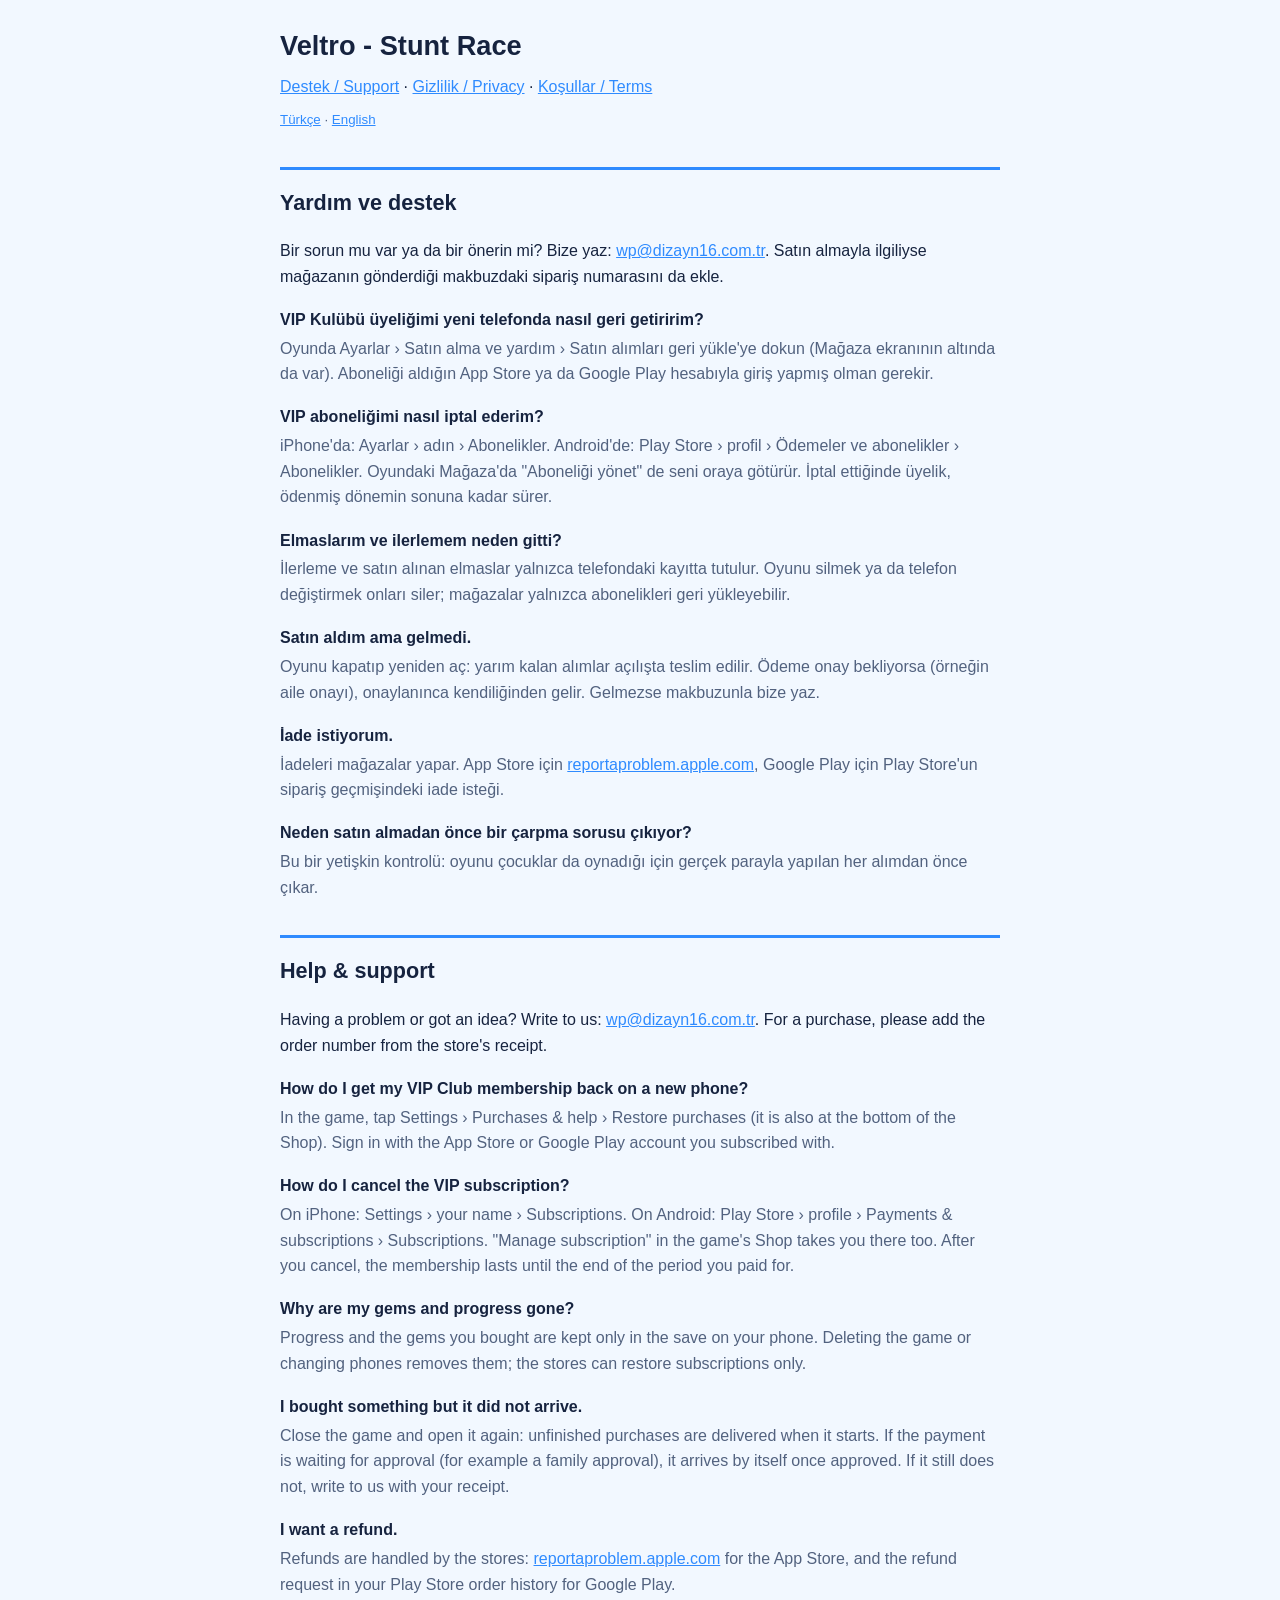
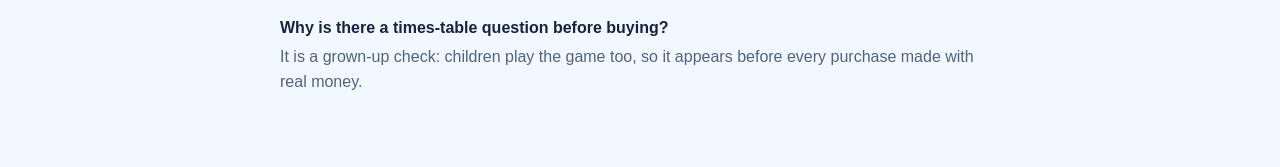
<file: index.html>
<!doctype html>
<html lang="tr">
<head>
<meta charset="utf-8">
<meta name="viewport" content="width=device-width, initial-scale=1">
<title>Veltro - Stunt Race · Destek / Support</title>
<link rel="stylesheet" href="style.css">
</head>
<body>
<header>
<h1>Veltro - Stunt Race</h1>
<nav><a href="index.html">Destek / Support</a> · <a href="privacy.html">Gizlilik / Privacy</a> · <a href="terms.html">Koşullar / Terms</a></nav>
<small><a href="#tr">Türkçe</a> · <a href="#en">English</a></small>
</header>

<section class="lang" id="tr">
<h2>Yardım ve destek</h2>
<p>Bir sorun mu var ya da bir önerin mi? Bize yaz: <a href="mailto:wp@dizayn16.com.tr">wp@dizayn16.com.tr</a>. Satın almayla ilgiliyse mağazanın gönderdiği makbuzdaki sipariş numarasını da ekle.</p>
<dl>
<dt>VIP Kulübü üyeliğimi yeni telefonda nasıl geri getiririm?</dt>
<dd>Oyunda Ayarlar › Satın alma ve yardım › Satın alımları geri yükle'ye dokun (Mağaza ekranının altında da var). Aboneliği aldığın App Store ya da Google Play hesabıyla giriş yapmış olman gerekir.</dd>
<dt>VIP aboneliğimi nasıl iptal ederim?</dt>
<dd>iPhone'da: Ayarlar › adın › Abonelikler. Android'de: Play Store › profil › Ödemeler ve abonelikler › Abonelikler. Oyundaki Mağaza'da "Aboneliği yönet" de seni oraya götürür. İptal ettiğinde üyelik, ödenmiş dönemin sonuna kadar sürer.</dd>
<dt>Elmaslarım ve ilerlemem neden gitti?</dt>
<dd>İlerleme ve satın alınan elmaslar yalnızca telefondaki kayıtta tutulur. Oyunu silmek ya da telefon değiştirmek onları siler; mağazalar yalnızca abonelikleri geri yükleyebilir.</dd>
<dt>Satın aldım ama gelmedi.</dt>
<dd>Oyunu kapatıp yeniden aç: yarım kalan alımlar açılışta teslim edilir. Ödeme onay bekliyorsa (örneğin aile onayı), onaylanınca kendiliğinden gelir. Gelmezse makbuzunla bize yaz.</dd>
<dt>İade istiyorum.</dt>
<dd>İadeleri mağazalar yapar. App Store için <a href="https://reportaproblem.apple.com">reportaproblem.apple.com</a>, Google Play için Play Store'un sipariş geçmişindeki iade isteği.</dd>
<dt>Neden satın almadan önce bir çarpma sorusu çıkıyor?</dt>
<dd>Bu bir yetişkin kontrolü: oyunu çocuklar da oynadığı için gerçek parayla yapılan her alımdan önce çıkar.</dd>
</dl>
</section>

<section class="lang" id="en" lang="en">
<h2>Help &amp; support</h2>
<p>Having a problem or got an idea? Write to us: <a href="mailto:wp@dizayn16.com.tr">wp@dizayn16.com.tr</a>. For a purchase, please add the order number from the store's receipt.</p>
<dl>
<dt>How do I get my VIP Club membership back on a new phone?</dt>
<dd>In the game, tap Settings › Purchases &amp; help › Restore purchases (it is also at the bottom of the Shop). Sign in with the App Store or Google Play account you subscribed with.</dd>
<dt>How do I cancel the VIP subscription?</dt>
<dd>On iPhone: Settings › your name › Subscriptions. On Android: Play Store › profile › Payments &amp; subscriptions › Subscriptions. "Manage subscription" in the game's Shop takes you there too. After you cancel, the membership lasts until the end of the period you paid for.</dd>
<dt>Why are my gems and progress gone?</dt>
<dd>Progress and the gems you bought are kept only in the save on your phone. Deleting the game or changing phones removes them; the stores can restore subscriptions only.</dd>
<dt>I bought something but it did not arrive.</dt>
<dd>Close the game and open it again: unfinished purchases are delivered when it starts. If the payment is waiting for approval (for example a family approval), it arrives by itself once approved. If it still does not, write to us with your receipt.</dd>
<dt>I want a refund.</dt>
<dd>Refunds are handled by the stores: <a href="https://reportaproblem.apple.com">reportaproblem.apple.com</a> for the App Store, and the refund request in your Play Store order history for Google Play.</dd>
<dt>Why is there a times-table question before buying?</dt>
<dd>It is a grown-up check: children play the game too, so it appears before every purchase made with real money.</dd>
</dl>
</section>
</body>
</html>
</file>
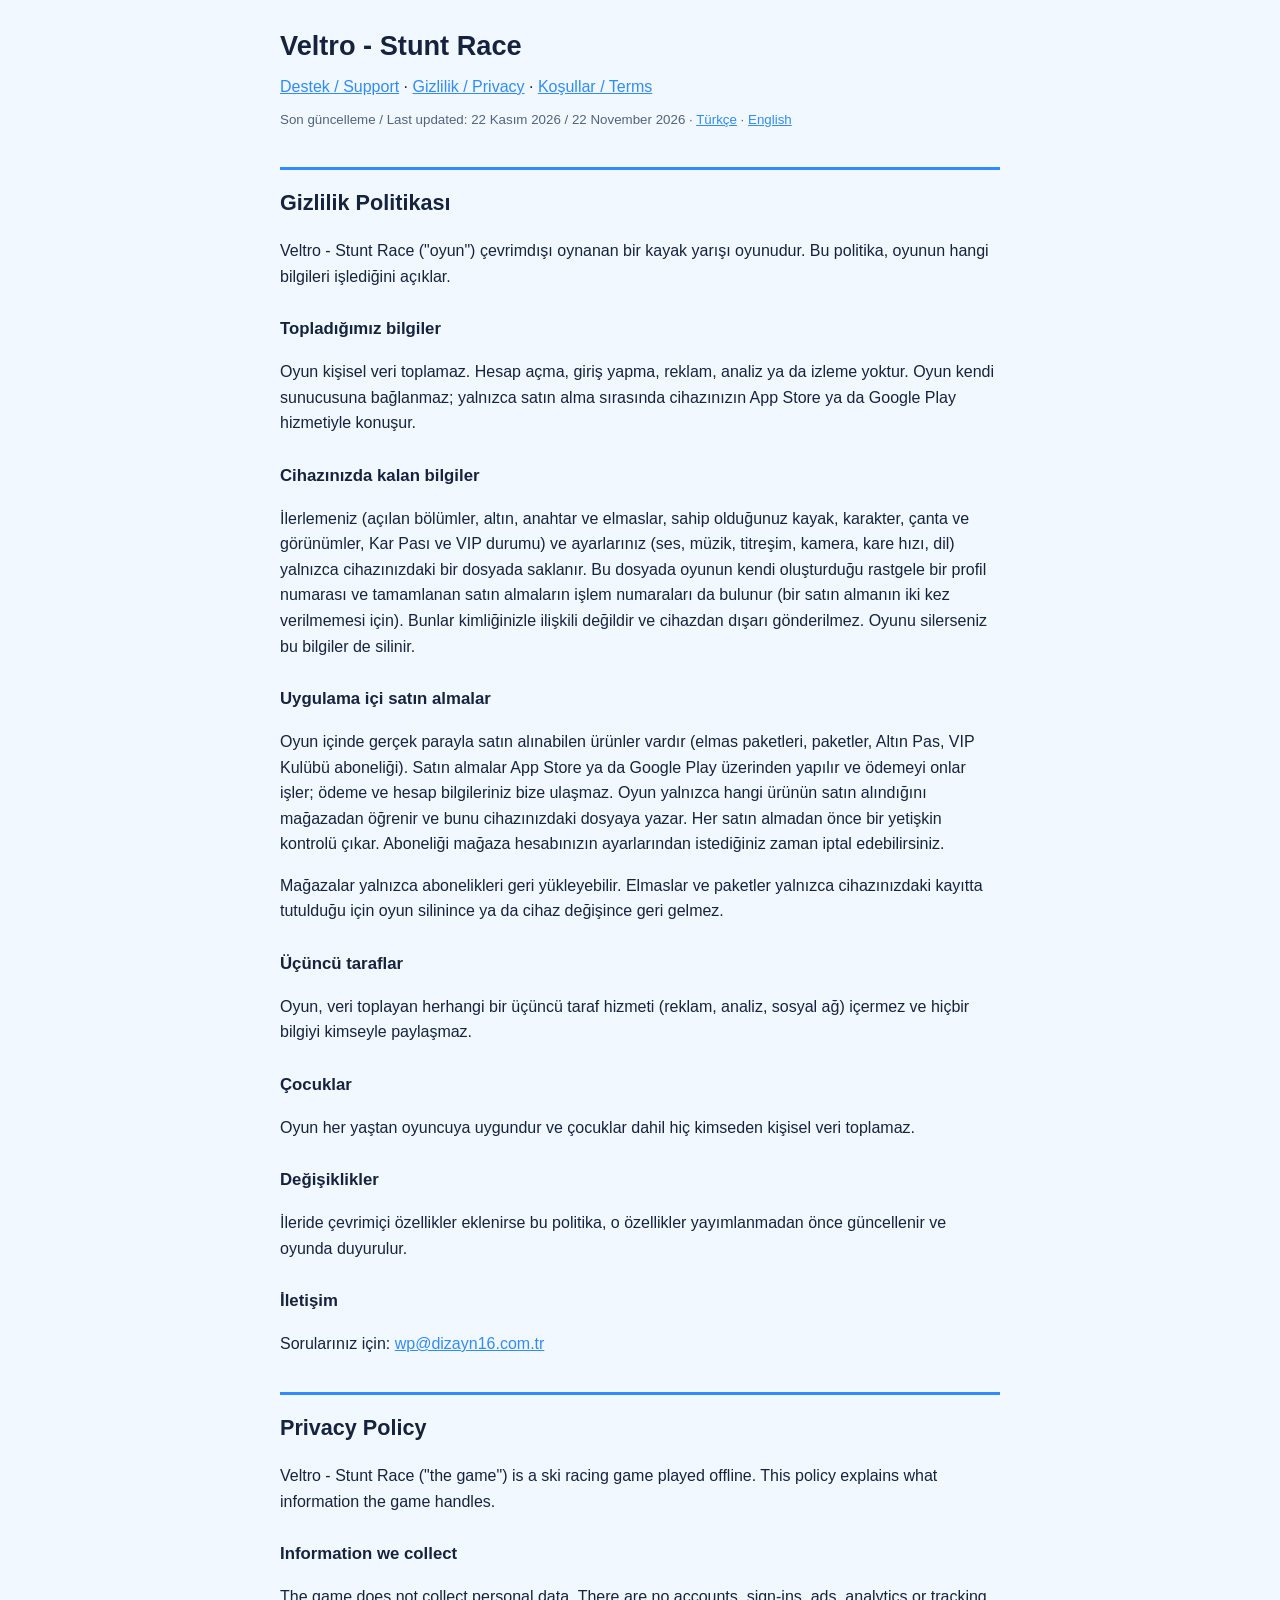
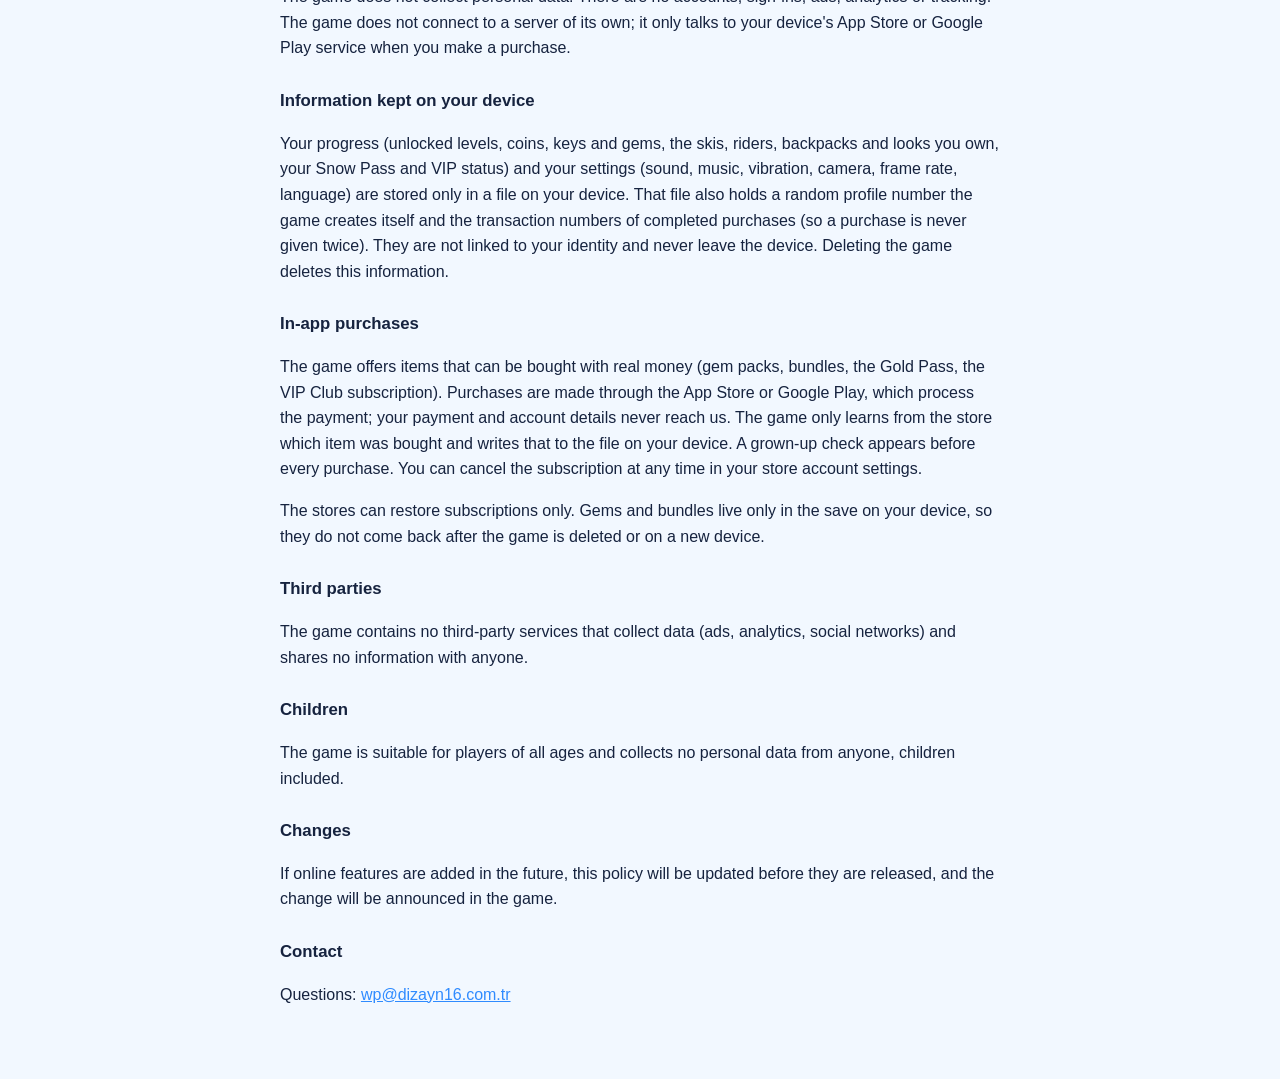
<file: privacy.html>
<!doctype html>
<html lang="tr">
<head>
<meta charset="utf-8">
<meta name="viewport" content="width=device-width, initial-scale=1">
<title>Veltro - Stunt Race · Gizlilik Politikası / Privacy Policy</title>
<link rel="stylesheet" href="style.css">
</head>
<body>
<header>
<h1>Veltro - Stunt Race</h1>
<nav><a href="index.html">Destek / Support</a> · <a href="privacy.html">Gizlilik / Privacy</a> · <a href="terms.html">Koşullar / Terms</a></nav>
<small>Son güncelleme / Last updated: 22 Kasım 2026 / 22 November 2026 · <a href="#tr">Türkçe</a> · <a href="#en">English</a></small>
</header>

<section class="lang" id="tr">
<h2>Gizlilik Politikası</h2>
<p>Veltro - Stunt Race ("oyun") çevrimdışı oynanan bir kayak yarışı oyunudur. Bu politika, oyunun hangi bilgileri işlediğini açıklar.</p>
<h3>Topladığımız bilgiler</h3>
<p>Oyun kişisel veri toplamaz. Hesap açma, giriş yapma, reklam, analiz ya da izleme yoktur. Oyun kendi sunucusuna bağlanmaz; yalnızca satın alma sırasında cihazınızın App Store ya da Google Play hizmetiyle konuşur.</p>
<h3>Cihazınızda kalan bilgiler</h3>
<p>İlerlemeniz (açılan bölümler, altın, anahtar ve elmaslar, sahip olduğunuz kayak, karakter, çanta ve görünümler, Kar Pası ve VIP durumu) ve ayarlarınız (ses, müzik, titreşim, kamera, kare hızı, dil) yalnızca cihazınızdaki bir dosyada saklanır. Bu dosyada oyunun kendi oluşturduğu rastgele bir profil numarası ve tamamlanan satın almaların işlem numaraları da bulunur (bir satın almanın iki kez verilmemesi için). Bunlar kimliğinizle ilişkili değildir ve cihazdan dışarı gönderilmez. Oyunu silerseniz bu bilgiler de silinir.</p>
<h3>Uygulama içi satın almalar</h3>
<p>Oyun içinde gerçek parayla satın alınabilen ürünler vardır (elmas paketleri, paketler, Altın Pas, VIP Kulübü aboneliği). Satın almalar App Store ya da Google Play üzerinden yapılır ve ödemeyi onlar işler; ödeme ve hesap bilgileriniz bize ulaşmaz. Oyun yalnızca hangi ürünün satın alındığını mağazadan öğrenir ve bunu cihazınızdaki dosyaya yazar. Her satın almadan önce bir yetişkin kontrolü çıkar. Aboneliği mağaza hesabınızın ayarlarından istediğiniz zaman iptal edebilirsiniz.</p>
<p>Mağazalar yalnızca abonelikleri geri yükleyebilir. Elmaslar ve paketler yalnızca cihazınızdaki kayıtta tutulduğu için oyun silinince ya da cihaz değişince geri gelmez.</p>
<h3>Üçüncü taraflar</h3>
<p>Oyun, veri toplayan herhangi bir üçüncü taraf hizmeti (reklam, analiz, sosyal ağ) içermez ve hiçbir bilgiyi kimseyle paylaşmaz.</p>
<h3>Çocuklar</h3>
<p>Oyun her yaştan oyuncuya uygundur ve çocuklar dahil hiç kimseden kişisel veri toplamaz.</p>
<h3>Değişiklikler</h3>
<p>İleride çevrimiçi özellikler eklenirse bu politika, o özellikler yayımlanmadan önce güncellenir ve oyunda duyurulur.</p>
<h3>İletişim</h3>
<p>Sorularınız için: <a href="mailto:wp@dizayn16.com.tr">wp@dizayn16.com.tr</a></p>
</section>

<section class="lang" id="en" lang="en">
<h2>Privacy Policy</h2>
<p>Veltro - Stunt Race ("the game") is a ski racing game played offline. This policy explains what information the game handles.</p>
<h3>Information we collect</h3>
<p>The game does not collect personal data. There are no accounts, sign-ins, ads, analytics or tracking. The game does not connect to a server of its own; it only talks to your device's App Store or Google Play service when you make a purchase.</p>
<h3>Information kept on your device</h3>
<p>Your progress (unlocked levels, coins, keys and gems, the skis, riders, backpacks and looks you own, your Snow Pass and VIP status) and your settings (sound, music, vibration, camera, frame rate, language) are stored only in a file on your device. That file also holds a random profile number the game creates itself and the transaction numbers of completed purchases (so a purchase is never given twice). They are not linked to your identity and never leave the device. Deleting the game deletes this information.</p>
<h3>In-app purchases</h3>
<p>The game offers items that can be bought with real money (gem packs, bundles, the Gold Pass, the VIP Club subscription). Purchases are made through the App Store or Google Play, which process the payment; your payment and account details never reach us. The game only learns from the store which item was bought and writes that to the file on your device. A grown-up check appears before every purchase. You can cancel the subscription at any time in your store account settings.</p>
<p>The stores can restore subscriptions only. Gems and bundles live only in the save on your device, so they do not come back after the game is deleted or on a new device.</p>
<h3>Third parties</h3>
<p>The game contains no third-party services that collect data (ads, analytics, social networks) and shares no information with anyone.</p>
<h3>Children</h3>
<p>The game is suitable for players of all ages and collects no personal data from anyone, children included.</p>
<h3>Changes</h3>
<p>If online features are added in the future, this policy will be updated before they are released, and the change will be announced in the game.</p>
<h3>Contact</h3>
<p>Questions: <a href="mailto:wp@dizayn16.com.tr">wp@dizayn16.com.tr</a></p>
</section>
</body>
</html>
</file>
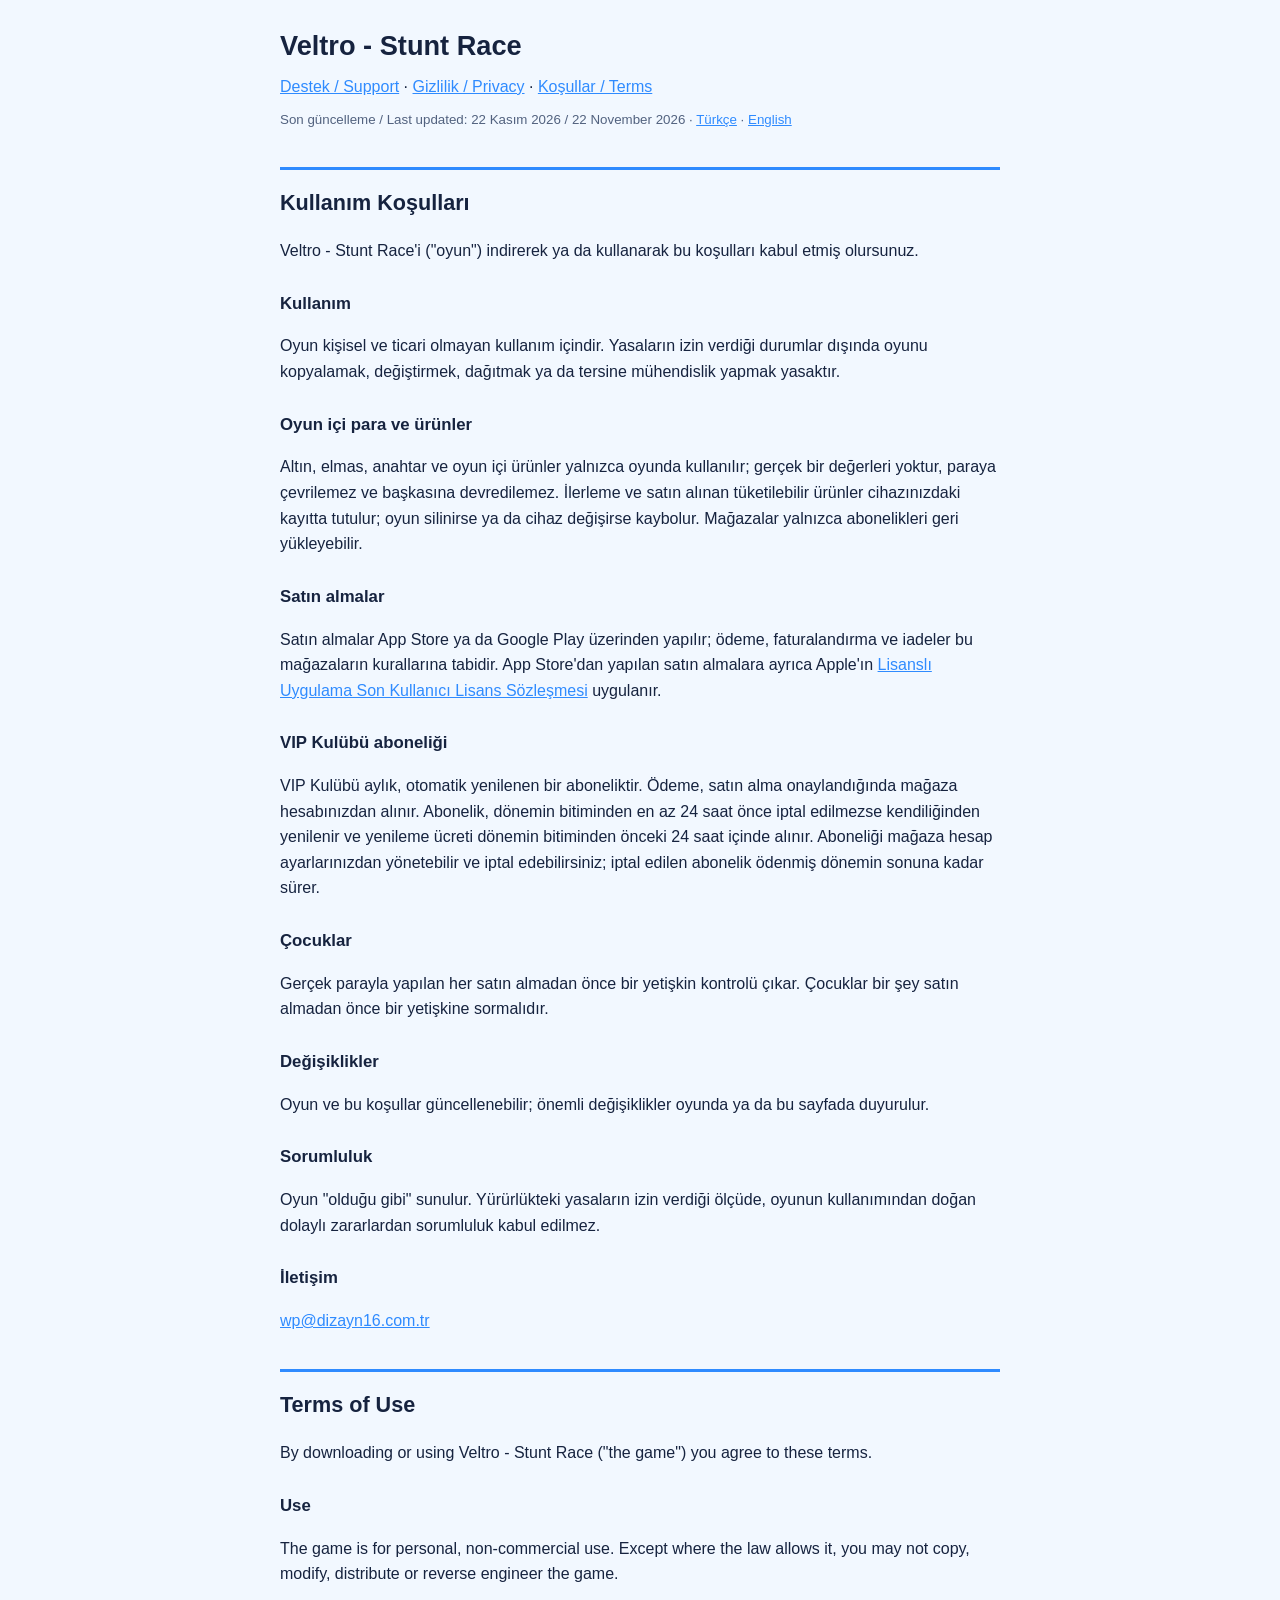
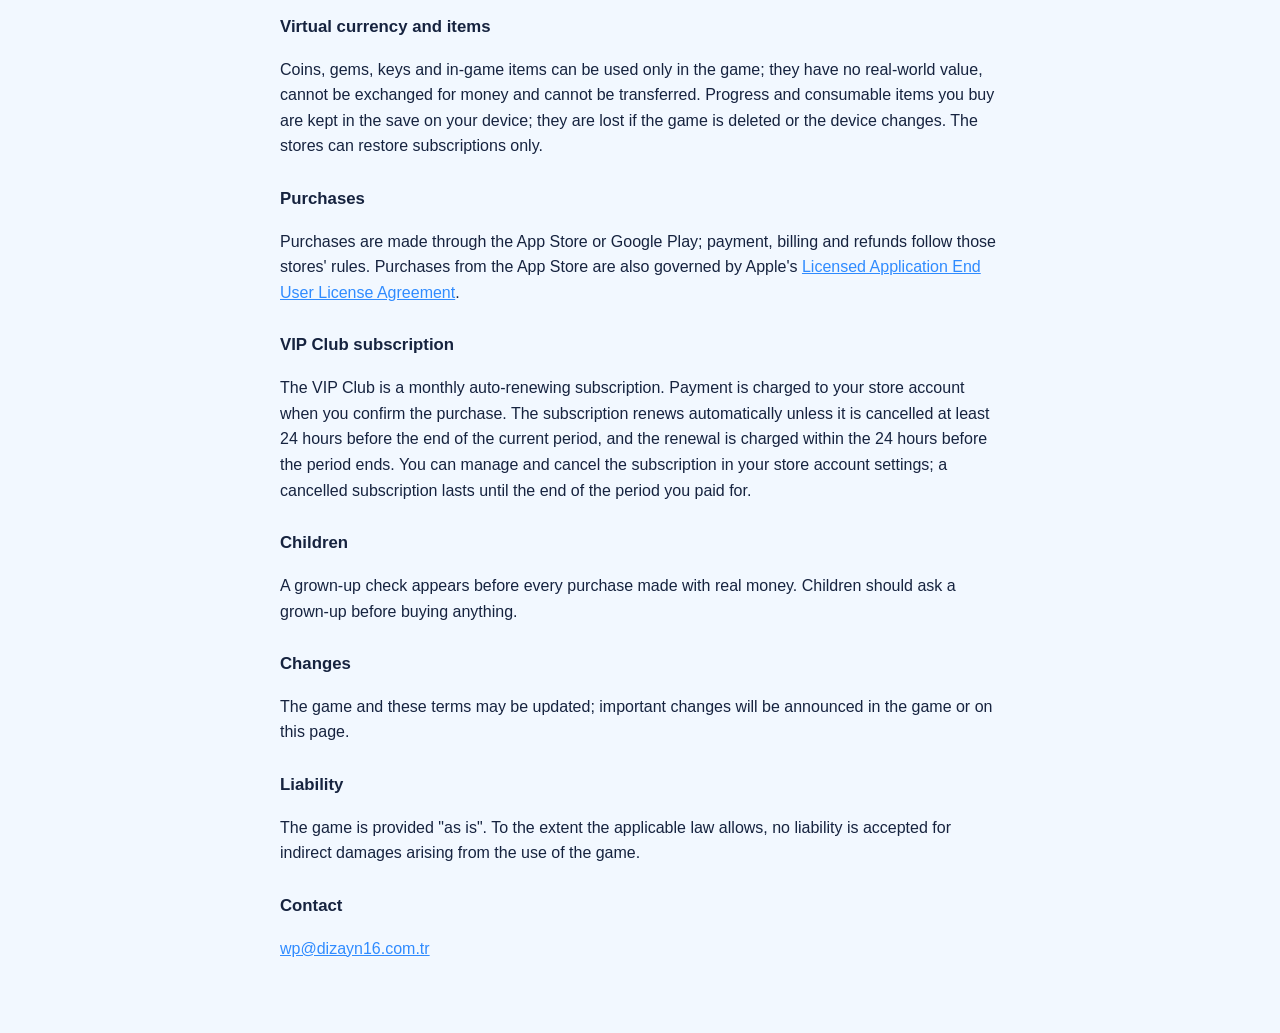
<file: terms.html>
<!doctype html>
<html lang="tr">
<head>
<meta charset="utf-8">
<meta name="viewport" content="width=device-width, initial-scale=1">
<title>Veltro - Stunt Race · Kullanım Koşulları / Terms of Use</title>
<link rel="stylesheet" href="style.css">
</head>
<body>
<header>
<h1>Veltro - Stunt Race</h1>
<nav><a href="index.html">Destek / Support</a> · <a href="privacy.html">Gizlilik / Privacy</a> · <a href="terms.html">Koşullar / Terms</a></nav>
<small>Son güncelleme / Last updated: 22 Kasım 2026 / 22 November 2026 · <a href="#tr">Türkçe</a> · <a href="#en">English</a></small>
</header>

<section class="lang" id="tr">
<h2>Kullanım Koşulları</h2>
<p>Veltro - Stunt Race'i ("oyun") indirerek ya da kullanarak bu koşulları kabul etmiş olursunuz.</p>
<h3>Kullanım</h3>
<p>Oyun kişisel ve ticari olmayan kullanım içindir. Yasaların izin verdiği durumlar dışında oyunu kopyalamak, değiştirmek, dağıtmak ya da tersine mühendislik yapmak yasaktır.</p>
<h3>Oyun içi para ve ürünler</h3>
<p>Altın, elmas, anahtar ve oyun içi ürünler yalnızca oyunda kullanılır; gerçek bir değerleri yoktur, paraya çevrilemez ve başkasına devredilemez. İlerleme ve satın alınan tüketilebilir ürünler cihazınızdaki kayıtta tutulur; oyun silinirse ya da cihaz değişirse kaybolur. Mağazalar yalnızca abonelikleri geri yükleyebilir.</p>
<h3>Satın almalar</h3>
<p>Satın almalar App Store ya da Google Play üzerinden yapılır; ödeme, faturalandırma ve iadeler bu mağazaların kurallarına tabidir. App Store'dan yapılan satın almalara ayrıca Apple'ın <a href="https://www.apple.com/legal/internet-services/itunes/dev/stdeula/">Lisanslı Uygulama Son Kullanıcı Lisans Sözleşmesi</a> uygulanır.</p>
<h3>VIP Kulübü aboneliği</h3>
<p>VIP Kulübü aylık, otomatik yenilenen bir aboneliktir. Ödeme, satın alma onaylandığında mağaza hesabınızdan alınır. Abonelik, dönemin bitiminden en az 24 saat önce iptal edilmezse kendiliğinden yenilenir ve yenileme ücreti dönemin bitiminden önceki 24 saat içinde alınır. Aboneliği mağaza hesap ayarlarınızdan yönetebilir ve iptal edebilirsiniz; iptal edilen abonelik ödenmiş dönemin sonuna kadar sürer.</p>
<h3>Çocuklar</h3>
<p>Gerçek parayla yapılan her satın almadan önce bir yetişkin kontrolü çıkar. Çocuklar bir şey satın almadan önce bir yetişkine sormalıdır.</p>
<h3>Değişiklikler</h3>
<p>Oyun ve bu koşullar güncellenebilir; önemli değişiklikler oyunda ya da bu sayfada duyurulur.</p>
<h3>Sorumluluk</h3>
<p>Oyun "olduğu gibi" sunulur. Yürürlükteki yasaların izin verdiği ölçüde, oyunun kullanımından doğan dolaylı zararlardan sorumluluk kabul edilmez.</p>
<h3>İletişim</h3>
<p><a href="mailto:wp@dizayn16.com.tr">wp@dizayn16.com.tr</a></p>
</section>

<section class="lang" id="en" lang="en">
<h2>Terms of Use</h2>
<p>By downloading or using Veltro - Stunt Race ("the game") you agree to these terms.</p>
<h3>Use</h3>
<p>The game is for personal, non-commercial use. Except where the law allows it, you may not copy, modify, distribute or reverse engineer the game.</p>
<h3>Virtual currency and items</h3>
<p>Coins, gems, keys and in-game items can be used only in the game; they have no real-world value, cannot be exchanged for money and cannot be transferred. Progress and consumable items you buy are kept in the save on your device; they are lost if the game is deleted or the device changes. The stores can restore subscriptions only.</p>
<h3>Purchases</h3>
<p>Purchases are made through the App Store or Google Play; payment, billing and refunds follow those stores' rules. Purchases from the App Store are also governed by Apple's <a href="https://www.apple.com/legal/internet-services/itunes/dev/stdeula/">Licensed Application End User License Agreement</a>.</p>
<h3>VIP Club subscription</h3>
<p>The VIP Club is a monthly auto-renewing subscription. Payment is charged to your store account when you confirm the purchase. The subscription renews automatically unless it is cancelled at least 24 hours before the end of the current period, and the renewal is charged within the 24 hours before the period ends. You can manage and cancel the subscription in your store account settings; a cancelled subscription lasts until the end of the period you paid for.</p>
<h3>Children</h3>
<p>A grown-up check appears before every purchase made with real money. Children should ask a grown-up before buying anything.</p>
<h3>Changes</h3>
<p>The game and these terms may be updated; important changes will be announced in the game or on this page.</p>
<h3>Liability</h3>
<p>The game is provided "as is". To the extent the applicable law allows, no liability is accepted for indirect damages arising from the use of the game.</p>
<h3>Contact</h3>
<p><a href="mailto:wp@dizayn16.com.tr">wp@dizayn16.com.tr</a></p>
</section>
</body>
</html>
</file>
<file: style.css>
:root { color-scheme: light dark; --ink: #16233F; --soft: #52627F; --ice: #2F8BFF; --bg: #F2F8FF; }
@media (prefers-color-scheme: dark) { :root { --ink: #E8EEF8; --soft: #A9B6CC; --ice: #6CC6FF; --bg: #101826; } }
body { font: 16px/1.6 -apple-system, BlinkMacSystemFont, "Segoe UI", Roboto, sans-serif; color: var(--ink); background: var(--bg); max-width: 720px; margin: 0 auto; padding: 24px 16px 56px; }
h1 { font-size: 1.7em; margin: 0 0 .2em; }
h2 { font-size: 1.35em; margin-top: 0; }
h3 { font-size: 1.05em; margin: 1.6em 0 .3em; }
a { color: var(--ice); }
nav { margin: .4em 0; }
small { color: var(--soft); }
.lang { border-top: 3px solid var(--ice); margin-top: 2.2em; padding-top: 1em; }
dt { font-weight: 700; margin-top: 1.1em; }
dd { margin: .2em 0 0; color: var(--soft); }
</file>
